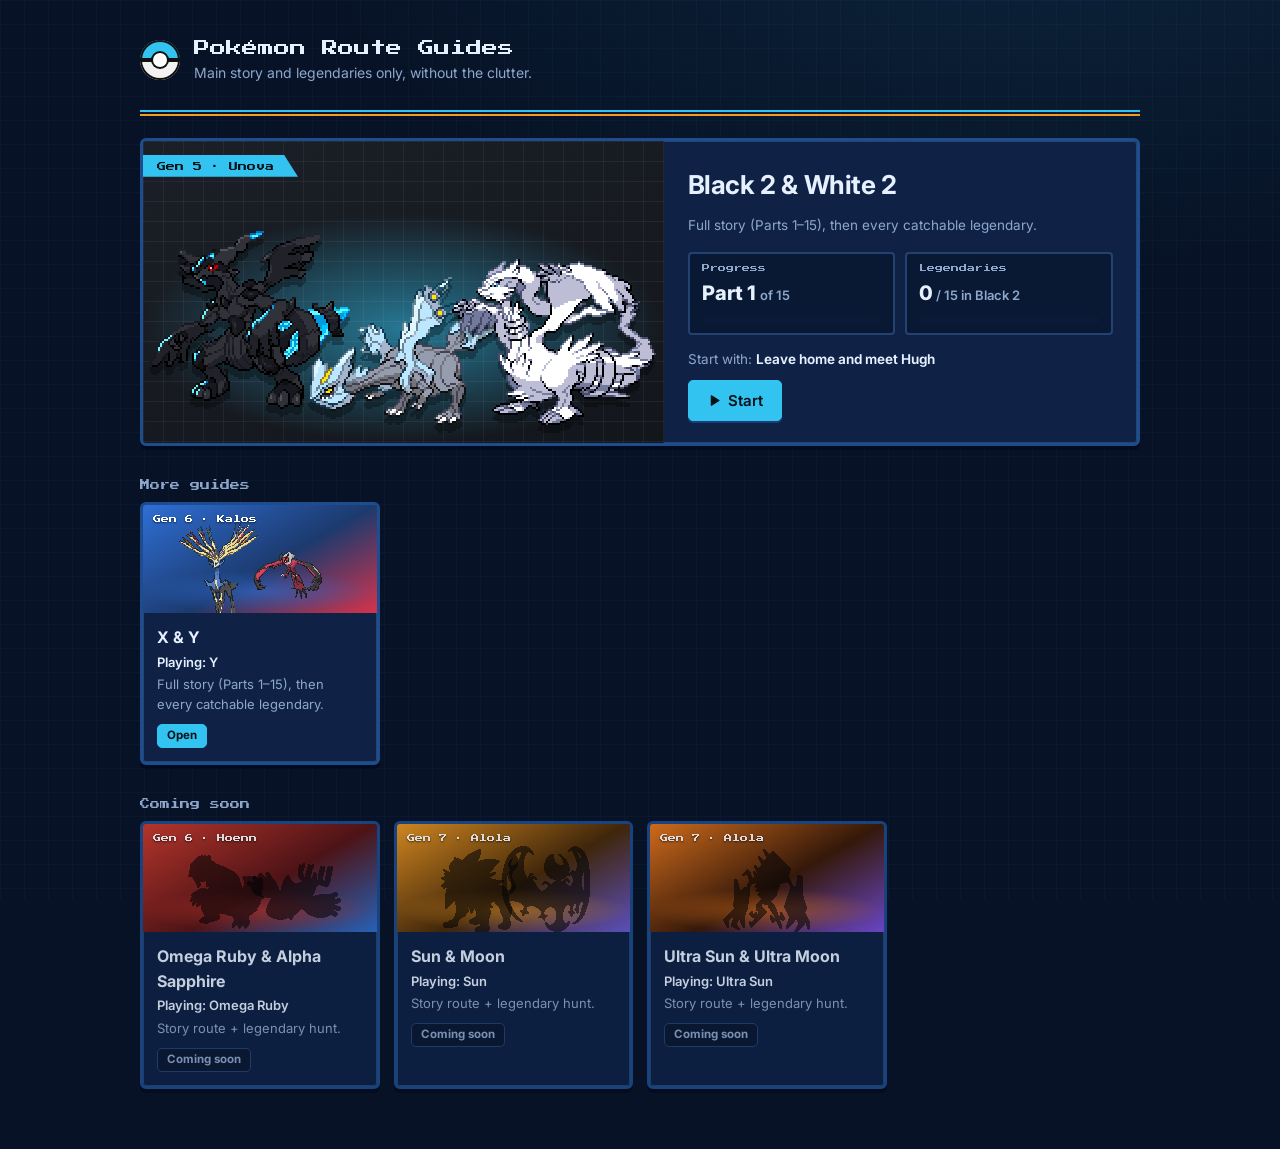
<file: index.html>
<!doctype html>
<html lang="en">
<head>
<meta charset="utf-8">
<meta name="viewport" content="width=device-width, initial-scale=1">
<title>Pokémon Route Guides</title>
<link href="https://fonts.googleapis.com/css2?family=Inter:wght@400;500;600;700;800&family=Press+Start+2P&display=swap" rel="stylesheet">
<link rel="stylesheet" href="css/style.css?v=22">
<script src="js/readfont.js?v=22"></script>
</head>
<body class="hub" data-mode="dark" data-skin="gen5">
<header class="hub-head">
  <span class="ball" aria-hidden="true"></span>
  <div>
    <h1>Pokémon Route Guides</h1>
    <p class="sub">Main story and legendaries only, without the clutter.</p>
  </div>
</header>
<main class="hub-main">
  <div class="trim hub-trim"></div>
  <div id="hero"></div>
  <div id="others"></div>
</main>
<script src="js/icons.js?v=22"></script>
<script src="games/registry.js?v=22"></script>
<script>
  if ("serviceWorker" in navigator && location.protocol.startsWith("http")) navigator.serviceWorker.register("sw.js").catch(() => {});
  (() => {
    const esc = (s) => String(s).replace(/[&<>"]/g, (c) => ({ "&": "&amp;", "<": "&lt;", ">": "&gt;", '"': "&quot;" }[c]));
    let last = null, dark = null;
    try { last = localStorage.getItem("pg.lastGame"); dark = localStorage.getItem("pg.dark"); } catch {}
    if (dark === "0") document.body.dataset.mode = "light"; // the guides' Dark mode switch
    const ready = GAMES.filter((g) => g.status === "ready");
    // The hero is the guide you're playing: the last one you opened, else the first ready one.
    const hero = ready.find((g) => g.id === last) || ready[0];
    const colors = (g) => `--c0:${g.colors[0]};--c1:${g.colors[1]};--c2:${g.colors[2]}`;
    const art = (g) => (g.art || []).map((src) => `<img src="${src}" alt="" loading="lazy">`).join("");

    const card = (g) => {
      const on = g.status === "ready";
      const inner = `
        <div class="hub-art" style="${colors(g)}">${art(g)}<span>Gen ${g.gen} · ${g.region}</span></div>
        <div class="hub-body">
          <h2>${esc(g.title)}</h2>
          ${g.playing ? `<p class="hub-play">Playing: ${esc(g.playing)}</p>` : ""}
          <p>${esc(g.blurb)}</p>
          <span class="hub-tag ${on ? "on" : ""}">${on ? "Open" : "Coming soon"}</span>
        </div>`;
      return on ? `<a class="hub-card" href="guide.html?game=${g.id}">${inner}</a>` : `<div class="hub-card soon">${inner}</div>`;
    };
    const rest = GAMES.filter((g) => g !== hero);
    const restReady = rest.filter((g) => g.status === "ready"), planned = rest.filter((g) => g.status !== "ready");
    document.getElementById("others").innerHTML =
      (restReady.length ? `<h2 class="hub-sec">More guides</h2><div class="hub-row">${restReady.map(card).join("")}</div>` : "")
      + (planned.length ? `<h2 class="hub-sec">Coming soon</h2><div class="hub-row">${planned.map(card).join("")}</div>` : "");
    if (!hero) return;

    // Hero: the guide's own data gives the parts and legendaries; progress comes from the same
    // localStorage keys the guide uses (pg.<id>.done / caught / ver / extras).
    const get = (k, d) => { try { const v = localStorage.getItem(`pg.${hero.id}.${k}`); return v == null ? d : JSON.parse(v); } catch { return d; } };
    const paint = (G) => {
      const ver = G && (G.versions.find((v) => v.id === get("ver", G.defaultVersion)) || G.versions[0]);
      if (G) {
        document.body.dataset.skin = G.skin || "gen5";
        const r = document.documentElement.style;
        r.setProperty("--accent", ver.accent); r.setProperty("--accent-2", ver.accent2); r.setProperty("--accent-ink", ver.ink);
      }
      let stats = "", where = "";
      if (G) {
        const done = new Set(get("done", [])), caught = new Set(get("caught", [])), extras = get("extras", false);
        const starter = get("starter", G.starter?.options[0][0]);
        const pick = (s) => String(s).replace(/\{([^{}|]*)\|([^{}]*)\}/g, (_, a, b) => (ver === G.versions[0] ? a : b))
          .replace(/\$\{(\w+)\}/g, (m, k) => G.starter?.slots[starter]?.[k]?.[0] || m);
        const all = G.chapters.flatMap((c) => c.steps.map((s) => ({ s, c }))).filter(({ s }) => extras || s.type !== "tip");
        const req = all.filter(({ s }) => s.type !== "tip"), nDone = req.filter(({ s }) => done.has(s.id)).length;
        let lastI = -1; all.forEach(({ s }, i) => { if (done.has(s.id)) lastI = i; });
        const next = all[lastI + 1] || all.find(({ s }) => !done.has(s.id));
        const legs = G.legends.filter((l) => (l.ver === "both" || l.ver === ver.id) && (!l.starter || l.starter === starter)), nC = legs.filter((l) => caught.has(l.id)).length;
        const main = G.chapters.filter((c) => !c.postgame);
        const partTxt = !next ? "All done" : next.c.postgame ? esc(next.c.part) : `${esc(next.c.part)} <small>of ${main.length}</small>`;
        stats = `<div class="hh-stats">
          <div class="hh-stat"><div class="k">Progress</div><div class="v">${partTxt}</div><div class="bar"><div style="width:${req.length ? (nDone / req.length) * 100 : 0}%"></div></div></div>
          <div class="hh-stat leg"><div class="k">Legendaries</div><div class="v">${nC}<small> / ${legs.length} in ${esc(ver.label)}</small></div><div class="bar"><div style="width:${legs.length ? (nC / legs.length) * 100 : 0}%"></div></div></div>
        </div>`;
        where = next ? `<p class="hh-where">${done.size ? "Up next" : "Start with"}: <b>${pick(next.s.title).replace(/<[^>]*>/g, "")}</b></p>` : "";
      }
      document.getElementById("hero").innerHTML = `
        <a class="hub-hero" href="guide.html?game=${hero.id}">
          <div class="hh-art" style="${colors(hero)}"><span class="hh-tag">Gen ${hero.gen} · ${hero.region}</span>${art(hero)}</div>
          <div class="hh-body">
            <h2>${esc(hero.title)}</h2>
            <p class="hh-play">${esc(hero.blurb)}</p>
            ${stats}${where}
            <span class="btn primary hh-go">${icon("play")}${get("done", []).length ? "Continue" : "Start"}</span>
          </div>
        </a>`;
    };
    paint(null);
    const s = document.createElement("script");
    s.src = `games/${hero.id}/data.js?v=22`;
    s.onload = () => paint(window.GAME);
    document.body.appendChild(s);
  })();
</script>
</body>
</html>
</file>
<file: css/style.css>
/* =========================================================================
   Theme: shared tokens + per-game skins.
   • Layout and components below only use the tokens, never raw colors.
   • body[data-skin] picks the game's look (GAME.skin: "gen5" for B2W2, "kalos" for X & Y).
   • body[data-mode] is light/dark (per version), and the version's accent colors arrive as
     --accent / --accent-2 / --accent-ink on <html> (GAME.versions[].accent…).
   ========================================================================= */
:root { --accent: #33c3f0; --accent-2: #1b8fd1; --accent-ink: #04121a; }
body {
  --font: Inter, system-ui, -apple-system, "Segoe UI", sans-serif;
  --pixel: "Press Start 2P", ui-monospace, monospace;   /* brand + short labels only */
  --read: 72ch;                                          /* reading line length */

  /* skin-neutral defaults (dark) */
  --bg: #0e1117; --bg-2: #151a23; --bg-art: none;
  --panel: #1a202b; --panel-2: #212836; --panel-3: #11161f;
  --line: #2c3545; --line-soft: color-mix(in srgb, var(--line) 60%, transparent);
  --frame: #2c3545; --frame-hi: transparent; --frame-w: 1px;
  --text: #e7ecf3; --muted: #95a1b3;
  --trim-a: var(--accent); --trim-b: #f39a2b;
  --r: 12px; --r-sm: 8px; --r-btn: 8px;
  --shadow: 0 6px 24px rgba(0,0,0,.35);
  --panel-shadow: var(--shadow);
  --tab-clip: none; --tab-pad: 5px 12px; --tab-r: 999px;
  --head-bg: linear-gradient(135deg, var(--panel), var(--panel-2));
  --topbar-bg: color-mix(in srgb, var(--bg) 88%, transparent);

  --t-story: #4c8dff; --t-boss: #ff5a5f; --t-legend: #ffc531; --t-key: #b07cff;
  --t-prep: #3ccf8e; --t-heal: #ff7ab8; --t-tip: #8792a3;
  --legend-ink: #2a1d00; --ok: #3ccf8e;
}

/* ---------- Gen 5 skin (B2W2): C-Gear / summary-screen panels ----------
   Deep navy panels, chunky framed borders, angled header tabs, cyan + orange trim lines. */
body[data-skin="gen5"] {
  --frame-w: 3px; --r: 6px; --r-sm: 4px; --r-btn: 5px;
  --tab-clip: polygon(0 0, calc(100% - 14px) 0, 100% 100%, 0 100%); --tab-pad: 5px 26px 5px 12px; --tab-r: 0;
}
body[data-skin="gen5"][data-mode="dark"] {
  --bg: #071226; --bg-2: #0b1a36;
  --bg-art:
    linear-gradient(rgba(64,140,255,.045) 1px, transparent 1px) 0 0 / 24px 24px,
    linear-gradient(90deg, rgba(64,140,255,.045) 1px, transparent 1px) 0 0 / 24px 24px,
    radial-gradient(1200px 600px at 80% -10%, rgba(51,195,240,.10), transparent 60%);
  --panel: #0f2246; --panel-2: #132b57; --panel-3: #0a1933;
  --line: #234272; --frame: #1d4c8f; --frame-hi: rgba(120,190,255,.22);
  --text: #e6f0ff; --muted: #8ea7cc;
  --trim-a: var(--accent); --trim-b: #f39a2b;
  --shadow: 0 8px 24px rgba(0,6,20,.55);
  --panel-shadow: inset 0 0 0 1px var(--frame-hi), 0 4px 0 rgba(0,8,24,.55);
  --head-bg: linear-gradient(180deg, #16326a 0, #0f2246 46px);
  --topbar-bg: color-mix(in srgb, #06101f 92%, transparent);
}
body[data-skin="gen5"][data-mode="light"] {
  --bg: #dfe6f0; --bg-2: #d2dbe8;
  --bg-art:
    linear-gradient(rgba(40,80,140,.06) 1px, transparent 1px) 0 0 / 24px 24px,
    linear-gradient(90deg, rgba(40,80,140,.06) 1px, transparent 1px) 0 0 / 24px 24px;
  --panel: #fbfdff; --panel-2: #eef3fa; --panel-3: #e6edf6;
  --line: #c3cfdf; --frame: #8ea3c2; --frame-hi: #ffffff;
  --text: #15233c; --muted: #5d6c85;
  --trim-a: var(--accent); --trim-b: #2a8fd8;
  --shadow: 0 6px 18px rgba(30,50,90,.14);
  --panel-shadow: inset 0 0 0 1px var(--frame-hi), 0 4px 0 rgba(60,80,120,.22);
  --head-bg: linear-gradient(180deg, #e3ebf6 0, #fbfdff 46px);
  --topbar-bg: color-mix(in srgb, #eef3f9 92%, transparent);
  --t-story: #2f6fe0; --t-boss: #d93a40; --t-legend: #c98a00; --t-key: #8a4fe0;
  --t-prep: #1e9e66; --t-heal: #d4458a; --t-tip: #7d8594; --ok: #1e9e66;
}

/* ---------- Kalos skin (X & Y): sleek and modern ----------
   Thin hairline borders, soft rounded glass panels, a single slim accent line. */
body[data-skin="kalos"] {
  --frame-w: 1px; --r: 16px; --r-sm: 10px; --r-btn: 999px;
  --tab-clip: none; --tab-pad: 4px 12px; --tab-r: 999px;
}
body[data-skin="kalos"][data-mode="dark"] {
  --bg: #0c0f16; --bg-2: #141924;
  --bg-art: radial-gradient(900px 500px at 85% -10%, color-mix(in srgb, var(--accent) 22%, transparent), transparent 65%),
    radial-gradient(700px 500px at -10% 110%, color-mix(in srgb, var(--accent-2) 16%, transparent), transparent 60%);
  --panel: rgba(28,34,48,.82); --panel-2: rgba(38,46,64,.85); --panel-3: rgba(18,22,32,.9);
  --line: rgba(255,255,255,.09); --frame: rgba(255,255,255,.10); --frame-hi: transparent;
  --text: #eef1f7; --muted: #9aa3b5;
  --trim-a: var(--accent); --trim-b: transparent;
  --shadow: 0 12px 32px rgba(0,0,0,.4);
  --panel-shadow: 0 1px 0 rgba(255,255,255,.04) inset, 0 10px 30px rgba(0,0,0,.28);
  --head-bg: linear-gradient(135deg, color-mix(in srgb, var(--accent) 14%, rgba(28,34,48,.9)), rgba(28,34,48,.86) 55%);
  --topbar-bg: rgba(12,15,22,.78);
}
body[data-skin="kalos"][data-mode="light"] {
  --bg: #f5f6f9; --bg-2: #eceef3;
  --bg-art: radial-gradient(900px 500px at 85% -10%, color-mix(in srgb, var(--accent) 16%, transparent), transparent 65%),
    radial-gradient(700px 500px at -10% 110%, color-mix(in srgb, var(--accent-2) 10%, transparent), transparent 60%);
  --panel: rgba(255,255,255,.88); --panel-2: rgba(246,247,250,.95); --panel-3: #eef0f4;
  --line: rgba(20,30,50,.10); --frame: rgba(20,30,50,.10); --frame-hi: transparent;
  --text: #171b24; --muted: #646c7c;
  --trim-a: var(--accent); --trim-b: transparent;
  --shadow: 0 10px 28px rgba(20,30,60,.10);
  --panel-shadow: 0 8px 24px rgba(20,30,60,.07);
  --head-bg: linear-gradient(135deg, color-mix(in srgb, var(--accent) 10%, #fff), #fff 55%);
  --topbar-bg: rgba(245,246,249,.82);
  --t-story: #2f6fe0; --t-boss: #d93a40; --t-legend: #c98a00; --t-key: #8a4fe0;
  --t-prep: #1e9e66; --t-heal: #d4458a; --t-tip: #7d8594; --ok: #1e9e66;
}

/* ---------- Base ---------- */
* { box-sizing: border-box; }
html { scroll-behavior: smooth; scroll-padding-top: 110px; }
body {
  margin: 0; color: var(--text); background: var(--bg-art), var(--bg); background-attachment: fixed;
  font: 15px/1.55 var(--font); transition: background-color .25s, color .25s; overflow-x: clip;
}
a { color: var(--accent); }
b { font-weight: 650; }
.ic { width: 1.15em; height: 1.15em; flex: none; vertical-align: -0.2em; }
[hidden] { display: none !important; }

/* shared framed panel look */
.panel-frame, .ch-head, .tracker .panel, .boss, .sync-dlg, .menu, .hub-card, .hub-hero {
  background: var(--panel); border: var(--frame-w) solid var(--frame); border-radius: var(--r);
  box-shadow: var(--panel-shadow);
}
body[data-skin="kalos"] :is(.ch-head, .tracker .panel, .menu, .sync-dlg, .boss) { backdrop-filter: blur(14px); }

/* two-line trim (Gen 5: cyan over orange) */
.trim, .topbar::after, .ch-head::after {
  content: ""; display: block; height: 6px;
  background: linear-gradient(var(--trim-a) 0 2px, transparent 2px 4px, var(--trim-b) 4px 6px);
}
body[data-skin="kalos"] :is(.topbar, .ch-head)::after { height: 2px; background: linear-gradient(90deg, var(--accent), var(--accent-2) 60%, transparent); }

/* buttons */
.btn {
  display: inline-flex; align-items: center; gap: 6px;
  background: var(--panel-2); color: var(--text); border: 1px solid var(--line); border-radius: var(--r-btn);
  padding: 6px 11px; font: 600 13px var(--font); cursor: pointer; text-decoration: none; white-space: nowrap;
  box-shadow: 0 2px 0 color-mix(in srgb, var(--frame) 70%, transparent);
}
.btn:hover { border-color: var(--accent); color: var(--text); }
.btn:active { transform: translateY(1px); box-shadow: none; }
.btn .ic { width: 15px; height: 15px; }
.btn.ib { padding: 6px; }
.btn.primary { background: var(--accent); color: var(--accent-ink); border-color: var(--accent); }
body[data-skin="kalos"] .btn { box-shadow: none; }

/* ---------- Top bar ---------- */
.topbar {
  position: sticky; top: 0; z-index: 20;
  display: flex; align-items: center; gap: 10px 18px;
  padding: 10px 20px; background: var(--topbar-bg); backdrop-filter: blur(10px);
}
.topbar::after { position: absolute; left: 0; right: 0; bottom: -6px; }
body[data-skin="kalos"] .topbar::after { bottom: 0; }
.brand { display: flex; align-items: center; gap: 12px; margin-right: auto; min-width: 0; }
.brand-txt { min-width: 0; }
.brand h1 { font: 12px/1.4 var(--pixel); margin: 0; letter-spacing: .5px; white-space: nowrap; overflow: hidden; text-overflow: ellipsis; }
.brand .sub { margin: 3px 0 0; color: var(--muted); font-size: 12px; white-space: nowrap; overflow: hidden; text-overflow: ellipsis; }
.ball {
  display: block; width: 30px; height: 30px; border-radius: 50%; flex: none; position: relative;
  background: linear-gradient(var(--accent) 0 46%, #111 46% 54%, #f2f2f2 54%);
  box-shadow: inset 0 0 0 2px #111;
}
.ball::after { content: ""; position: absolute; inset: 10px; border-radius: 50%; background: #fff; box-shadow: 0 0 0 2px #111; }
.controls { display: flex; align-items: center; gap: 8px; flex: none; }
.seg { display: inline-flex; border: 2px solid var(--frame); border-radius: var(--r-btn); padding: 2px; background: var(--panel-3); }
.seg button {
  border: 0; background: transparent; color: var(--muted); font: 700 13px var(--font);
  padding: 5px 12px; border-radius: calc(var(--r-btn) - 2px); cursor: pointer; white-space: nowrap;
}
.seg button.on { background: var(--accent); color: var(--accent-ink); }
.sel { font-size: 12.5px; color: var(--muted); display: inline-flex; align-items: center; gap: 6px; }
.sel select {
  background: var(--panel-2); color: var(--text); border: 1px solid var(--line); border-radius: var(--r-btn);
  padding: 5px 8px; font: 600 13px var(--font);
}
.progress { position: absolute; left: 0; right: 0; bottom: -6px; height: 2px; z-index: 1; }
body[data-skin="kalos"] .progress { bottom: 0; }
.progress .bar { height: 100%; width: 0; background: #fff; box-shadow: 0 0 6px var(--accent); transition: width .3s; opacity: .9; }
body[data-mode="light"] .progress .bar { background: var(--text); }

/* View menu (popover) */
.menu-wrap { position: relative; }
.menu-btn .dot, .menu .sync-btn .dot { width: 8px; height: 8px; border-radius: 50%; background: var(--muted); display: inline-block; }
.menu-btn .dot { display: none; }
.menu-btn[data-sync="ok"] .dot, .menu-btn[data-sync="pending"] .dot, .menu-btn[data-sync="syncing"] .dot,
.menu-btn[data-sync="error"] .dot, .menu-btn[data-sync="offline"] .dot { display: inline-block; }
.menu-btn[data-sync="ok"] .dot { background: var(--ok); }
.menu-btn[data-sync="pending"] .dot, .menu-btn[data-sync="syncing"] .dot { background: var(--t-legend); animation: pulse 1s infinite; }
.menu-btn[data-sync="error"] .dot { background: var(--t-boss); }
.menu-btn[data-sync="offline"] .dot { background: transparent; box-shadow: inset 0 0 0 2px var(--t-legend); }
.menu {
  position: absolute; right: 0; top: calc(100% + 10px); z-index: 40; width: 280px; padding: 8px;
  display: flex; flex-direction: column; gap: 2px; background: var(--panel);
}
.menu-h { font: 9px var(--pixel); color: var(--accent); padding: 6px 8px 4px; }
.menu-sep { height: 1px; background: var(--line); margin: 6px 4px; }
.menu-item {
  display: grid; grid-template-columns: 20px 1fr auto; align-items: center; gap: 4px 10px; width: 100%;
  padding: 8px; border: 0; border-radius: var(--r-sm); background: none; color: var(--text);
  font: 600 13.5px var(--font); text-align: left; cursor: pointer; text-decoration: none;
}
.menu-item:hover { background: var(--panel-2); }
.menu-item small, .menu-sub { display: block; color: var(--muted); font-weight: 500; font-size: 12px; }
.menu-item .ic { width: 17px; height: 17px; justify-self: center; }
.menu-item input { accent-color: var(--accent); width: 16px; height: 16px; margin: 0; justify-self: center; }
.font-pick { cursor: default; grid-template-columns: 20px 1fr; }
.font-pick .aa { font: 700 14px var(--font); justify-self: center; color: var(--accent); }
.font-pick select {
  grid-column: 2; margin-top: 2px; padding: 5px 8px; border-radius: var(--r-sm); width: 100%;
  font: 600 13px var(--font); color: var(--text); background: var(--panel-2); border: 1px solid var(--line);
}
.menu .sync-btn .menu-sub { grid-column: 2 / 4; margin-top: -4px; }
.menu .sync-btn[data-state="ok"] .dot { background: var(--ok); }
.menu .sync-btn[data-state="pending"] .dot, .menu .sync-btn[data-state="syncing"] .dot { background: var(--t-legend); animation: pulse 1s infinite; }
.menu .sync-btn[data-state="error"] .dot { background: var(--t-boss); }
.menu .sync-btn[data-state="offline"] .dot { background: transparent; box-shadow: inset 0 0 0 2px var(--t-legend); }
.sync-btn.offline-ready .lbl::after { /* every map saved for offline */
  content: ""; display: inline-block; width: 12px; height: 12px; margin-left: 6px; vertical-align: -1px; opacity: .7;
  background: currentColor; -webkit-mask: var(--ic-download) center / contain no-repeat; mask: var(--ic-download) center / contain no-repeat;
}

/* ---------- Layout ---------- */
.layout {
  display: grid; grid-template-columns: 250px minmax(0, 1fr) 310px; gap: 24px;
  max-width: 1500px; margin: 0 auto; padding: 22px 24px;
}
@media (min-width: 1600px) {
  .layout { grid-template-columns: 280px minmax(0, 1fr) 340px; max-width: 1760px; gap: 32px; }
  body { font-size: 15.5px; }
}
.sidebar, .tracker { position: sticky; top: 84px; align-self: start; max-height: calc(100vh - 100px); overflow: auto; scrollbar-width: thin; }

/* Sidebar nav */
.nav-group { font: 9px var(--pixel); color: var(--muted); margin: 16px 8px 8px; letter-spacing: .5px; }
.nav-group:first-child { margin-top: 2px; }
.nav-item {
  display: grid; grid-template-columns: 24px 1fr; gap: 8px; align-items: start; position: relative;
  padding: 8px 10px 8px 8px; border-radius: var(--r-sm); border: 2px solid transparent; margin-bottom: 2px;
}
.nav-item:hover { background: color-mix(in srgb, var(--panel) 80%, transparent); }
.nav-item.active { background: var(--panel); border-color: var(--frame); box-shadow: inset 4px 0 0 var(--accent); }
body[data-skin="kalos"] .nav-item.active { border-color: transparent; box-shadow: inset 3px 0 0 var(--accent); }
.nav-link { color: var(--text); text-decoration: none; display: block; min-width: 0; }
.nav-item .np { font: 8px var(--pixel); color: var(--accent); }
.nav-item .nt { display: block; font-weight: 650; font-size: 13.5px; margin-top: 3px; line-height: 1.3; }
.nav-item .na { display: block; font-size: 11.5px; color: var(--muted); line-height: 1.35; margin-top: 2px; }
.nav-item .nc { display: block; font-size: 12px; color: var(--muted); margin-top: 2px; }
.nav-item .nc .stars { color: var(--t-legend); }
.nav-item .nc .stars .ic { width: 11px; height: 11px; vertical-align: -1px; }
.pcheck {
  width: 22px; height: 22px; border-radius: 50%; border: 2px solid var(--muted); background: transparent;
  color: transparent; cursor: pointer; display: grid; place-items: center; margin-top: 2px; padding: 0;
}
.pcheck .ic { width: 13px; height: 13px; stroke-width: 3; }
.pcheck:hover { border-color: var(--accent); color: var(--accent); }
.nav-item.complete .pcheck { background: var(--ok); border-color: var(--ok); color: var(--panel); }
.nav-item.complete .nt { color: var(--muted); }

/* step-type key */
.key { display: flex; flex-wrap: wrap; gap: 4px 10px; margin: 16px 8px 0; }
.key .tag { font-size: 11px; }

/* ---------- Part (chapter) ---------- */
.chapter { margin-bottom: 36px; }
.chapter.collapsed { margin-bottom: 12px; }
.chapter.collapsed > :not(.ch-head) { display: none; }
.chapter.collapsed .ch-head { margin-bottom: 0; }
.chapter.collapsed :is(.ch-areas, .ch-meta, .ch-intro, .more) { display: none; }
.chapter.collapsed .ch-head h2 { font-size: 17px; margin: 6px 0 0; }
.ch-head { padding: 0 20px 16px; margin-bottom: 8px; position: relative; overflow: hidden; background: var(--head-bg); }
.ch-head::after { position: absolute; left: 0; right: 0; bottom: 0; }
.ch-head::before { /* soft glow in the corner: accent, or the gym leader's type color */
  content: ""; position: absolute; right: -50px; top: -60px; width: 200px; height: 200px; border-radius: 50%; pointer-events: none;
  background: radial-gradient(circle, color-mix(in srgb, var(--gym, var(--accent)) 28%, transparent), transparent 70%);
}
.ch-tabs { display: flex; align-items: center; gap: 10px; margin: 0 0 0 -20px; }
.ch-part {
  font: 10px/1 var(--pixel); color: var(--accent-ink); background: var(--accent);
  padding: 8px 30px 7px 20px; clip-path: var(--tab-clip); border-radius: 0 0 var(--tab-r) 0;
}
.chapter.has-gym .ch-part { background: linear-gradient(90deg, var(--accent) 70%, var(--gym)); }
body[data-skin="kalos"] .ch-tabs { margin: 16px 0 0; }
body[data-skin="kalos"] .ch-part { border-radius: 999px; padding: 6px 12px; font-size: 9px; }
.ch-count { color: var(--muted); font: 700 12px var(--font); }
.ch-head h2 { margin: 10px 0 2px; font-size: 22px; letter-spacing: -.3px; padding-right: 44px; line-height: 1.25; }
.ch-areas { color: var(--muted); font-size: 13px; }
.ch-meta { display: flex; flex-wrap: wrap; gap: 6px; margin-top: 10px; }
.chip {
  display: inline-flex; align-items: center; gap: 5px; font-size: 12px; font-weight: 650;
  padding: 3px 9px; border-radius: var(--r-btn); background: var(--panel-3); border: 1px solid var(--line); color: var(--text);
}
.chip .ic { width: 13px; height: 13px; }
.leg-chip .ic { color: var(--t-legend); }
.chapter.has-gym .ch-head { border-color: color-mix(in srgb, var(--gym) 55%, var(--frame)); }
.chapter.has-gym .ch-head::after { background: linear-gradient(var(--trim-a) 0 2px, transparent 2px 4px, var(--gym) 4px 6px); }
body[data-skin="kalos"] .chapter.has-gym .ch-head::after { background: linear-gradient(90deg, var(--accent), var(--gym)); }
.gym-chip { border-color: var(--gym, var(--line)); background: color-mix(in srgb, var(--gym, var(--panel-3)) 18%, var(--panel-3)); }
.gym-chip .ic { color: var(--gym, var(--accent)); }
.ch-intro { margin: 10px 0 0; color: var(--muted); font-size: 14px; max-width: var(--read); }
.ch-toggle {
  position: absolute; right: 12px; top: 10px; z-index: 1; width: 32px; height: 32px; border-radius: var(--r-btn);
  border: 1px solid var(--line); background: var(--panel-2); color: var(--text); cursor: pointer;
  display: grid; place-items: center; transition: transform .2s;
}
.ch-toggle:hover { border-color: var(--accent); }
.chapter.collapsed .ch-toggle { transform: rotate(-90deg); }
.postgame-banner {
  display: flex; gap: 12px; align-items: center;
  margin: 8px 0 20px; padding: 12px 16px; border-radius: var(--r); font-weight: 600;
  background: color-mix(in srgb, var(--t-legend) 14%, var(--panel)); border: 2px dashed var(--t-legend);
}
.postgame-banner > .ic { color: var(--t-legend); width: 24px; height: 24px; }

/* "More on Bulbapedia" */
.more { margin-top: 12px; font-size: 13px; position: relative; }
.more summary { cursor: pointer; color: var(--muted); font-weight: 600; list-style: none; display: inline-flex; align-items: center; gap: 6px; }
.more summary::-webkit-details-marker { display: none; }
.more .more-chev { transform: rotate(-90deg); transition: transform .15s; }
.more[open] .more-chev { transform: none; }
.more summary:hover { color: var(--accent); }
.more-group { display: flex; flex-wrap: wrap; gap: 6px; margin-top: 10px; }
.more-group a {
  font-size: 12px; padding: 3px 9px; border-radius: var(--r-btn); text-decoration: none;
  background: var(--panel-3); border: 1px solid var(--line); color: var(--text);
}
.more-group a:hover { border-color: var(--accent); color: var(--accent); }
.more-group a.more-part { font-weight: 700; background: color-mix(in srgb, var(--accent) 15%, var(--panel)); display: inline-flex; gap: 5px; align-items: center; }
.more-group a .ic { width: 12px; height: 12px; }

/* ---------- Location subheader ---------- */
.lg { margin: 18px 0 2px; }
.lg-row { display: flex; align-items: center; gap: 12px; flex-wrap: wrap; }
.lg-thumb {
  width: 64px; height: 40px; flex: none; padding: 0; overflow: hidden; cursor: pointer; display: grid; place-items: center;
  border: 2px solid var(--frame); border-radius: var(--r-sm); background: var(--panel-3); color: var(--muted);
}
.lg-thumb img { width: 100%; height: 100%; object-fit: cover; display: block; }
.lg-thumb:hover { border-color: var(--accent); }
.lg-thumb.none { cursor: default; }
.lg-name { margin: 0; font-size: 15px; font-weight: 750; letter-spacing: .1px; margin-right: auto; min-width: 0; }
.lg-actions { display: flex; flex-wrap: wrap; gap: 6px; }
.lg-actions .btn { padding: 4px 9px; font-size: 12.5px; }
.lg .mini-slot { margin-left: 76px; }
.lg .mini-slot:empty { display: none; }

/* ---------- Steps: quiet list rows ---------- */
.step {
  --tc: var(--t-story);
  display: grid; grid-template-columns: 26px minmax(0, 1fr); gap: 12px;
  margin-left: 31px; padding: 10px 6px 10px 18px;
  border-left: 2px solid var(--line); position: relative;
}
.step::before { /* tick joining the step to the location rail */
  content: ""; position: absolute; left: -2px; top: 22px; width: 10px; height: 2px; background: var(--line);
}
.step + .step .s-main { border-top: 1px solid var(--line-soft); padding-top: 10px; margin-top: -10px; }
.step + .step > .check { margin-top: 0; }
.step[data-type="boss"] { --tc: var(--t-boss); }
.step[data-type="legend"] { --tc: var(--t-legend); }
.step[data-type="key"] { --tc: var(--t-key); }
.step[data-type="prep"] { --tc: var(--t-prep); }
.step[data-type="heal"] { --tc: var(--t-heal); }
.step[data-type="tip"] { --tc: var(--t-tip); }
.step[data-type="tip"], .step[data-type="prep"] { font-size: 14px; }
.step[data-type="tip"] .s-title, .step[data-type="prep"] .s-title { font-size: 14.5px; font-weight: 600; color: var(--muted); }
.step[data-type="tip"] .s-body { color: var(--muted); }
body:not(.extras) .step[data-type="tip"] { display: none; }
.step.flash { animation: flash 1.2s ease; }
@keyframes flash { 0%,100% { background: transparent; } 30% { background: color-mix(in srgb, var(--accent) 18%, transparent); } }
.step.kfocus { background: color-mix(in srgb, var(--accent) 8%, transparent); box-shadow: inset 3px 0 0 var(--accent); border-radius: 0 var(--r-sm) var(--r-sm) 0; }

.check {
  width: 24px; height: 24px; border-radius: 50%; border: 2px solid color-mix(in srgb, var(--tc) 70%, var(--muted));
  background: transparent; cursor: pointer; margin-top: 1px; display: grid; place-items: center; color: transparent; padding: 0;
}
.check .ic { width: 14px; height: 14px; stroke-width: 3; }
.check:hover { background: color-mix(in srgb, var(--tc) 18%, transparent); color: color-mix(in srgb, var(--tc) 70%, transparent); }
.step.done .check { background: var(--ok); border-color: var(--ok); color: var(--panel); }
.step.done .s-body { display: none; }
/* a finished legendary step still shows its card (with the Caught stamp) when its run is opened */
.step.done[data-type="legend"] .s-body { display: block; }
.step.done[data-type="legend"] .s-body > :not(.legend-card) { display: none; }
.in-run.step[data-type="legend"] { opacity: 1; }
.step.done .s-title { text-decoration: line-through; text-decoration-color: var(--muted); color: var(--muted); }
.step.done .tag { opacity: .6; }

.s-main { min-width: 0; }
.s-top { display: flex; flex-wrap: wrap; align-items: baseline; gap: 2px 8px; }
.tag {
  display: inline-flex; align-items: center; gap: 4px; align-self: center;
  font-size: 10.5px; font-weight: 800; letter-spacing: .5px; text-transform: uppercase; color: var(--tc);
}
.tag .ic { width: 13px; height: 13px; }
.key .tag[data-k="boss"] { color: var(--t-boss); } .key .tag[data-k="legend"] { color: var(--t-legend); }
.key .tag[data-k="key"] { color: var(--t-key); } .key .tag[data-k="prep"] { color: var(--t-prep); }
.key .tag[data-k="heal"] { color: var(--t-heal); } .key .tag[data-k="tip"] { color: var(--t-tip); }
.s-title { margin: 0; font-size: 15.5px; font-weight: 700; line-height: 1.38; max-width: var(--read); flex: 1 1 260px; }
.s-body { margin-top: 4px; font-size: 14.5px; }
.s-text, .after, .use, .callout { max-width: var(--read); }
.s-body p { margin: 6px 0; }
.after { margin-top: 10px; }
.s-body ol, .s-body ul { margin: 8px 0; padding-left: 22px; }
.s-body li { margin: 6px 0; padding-left: 2px; }
.s-body li > ul { margin: 4px 0 6px; }
.s-body li > ul > li { margin: 3px 0; }
.s-body ol > li::marker { font-weight: 700; color: var(--accent); }
.s-body ul > li::marker { color: var(--muted); }
.callout {
  display: flex; gap: 8px; align-items: flex-start;
  margin-top: 10px; padding: 8px 12px; border-radius: var(--r-sm); font-size: 13.5px;
  background: color-mix(in srgb, var(--t-legend) 12%, var(--panel-2)); border-left: 3px solid var(--t-legend);
}
.callout > .ic { color: var(--t-legend); margin-top: 3px; width: 14px; height: 14px; }
.s-actions { display: flex; flex-wrap: wrap; gap: 6px; margin-top: 8px; }
.s-actions .btn { padding: 4px 9px; font-size: 12.5px; }
.s-actions .btn.ib { padding: 4px 6px; }
.btn.wt { color: var(--muted); }
.s-top > .btn.wt { align-self: flex-start; padding: 3px 5px; box-shadow: none; background: none; border-color: transparent; margin-left: auto; }
.s-top > .btn.wt:hover { border-color: var(--line); }
.btn.wt:hover { color: var(--accent); }

/* Runs of finished steps fold into one row */
.folded { display: none !important; }
.done-run {
  display: flex; align-items: center; gap: 10px; width: calc(100% - 31px); margin: 4px 0 4px 31px;
  padding: 8px 12px 8px 18px; border: 0; border-left: 2px solid var(--line); background: none; color: var(--muted);
  font: 600 13px var(--font); text-align: left; cursor: pointer;
}
.done-run:hover { color: var(--text); background: color-mix(in srgb, var(--panel) 60%, transparent); }
.dr-check { width: 22px; height: 22px; border-radius: 50%; background: var(--ok); color: var(--panel); display: grid; place-items: center; flex: none; margin-left: -2px; }
.dr-check .ic { width: 13px; height: 13px; stroke-width: 3; }
.dr-n { color: var(--text); flex: none; }
.dr-locs { flex: 1; min-width: 0; white-space: nowrap; overflow: hidden; text-overflow: ellipsis; font-weight: 500; }
.dr-chev { transform: rotate(-90deg); transition: transform .15s; }
.done-run.open .dr-chev { transform: none; }
.in-run.step { opacity: .7; }
body.hide-done :is(.done-run, .step.done, .lg.folded, .lg.in-run) { display: none; }

/* inline maps (region pin + location maps): drag to pan, zoom with buttons / wheel */
.minimap {
  position: relative; overflow: hidden; border-radius: var(--r-sm); margin-top: 10px; height: clamp(220px, 42vw, 380px);
  border: var(--frame-w) solid var(--frame); background: #0a2440; cursor: grab; touch-action: pan-x pan-y; user-select: none;
}
.minimap.fit { background: #000; }
.minimap.drag, .lb-stage.drag { cursor: grabbing; }
.minimap img, .lb-stage img {
  position: absolute; left: 0; top: 0; max-width: none; transform-origin: 0 0;
  user-select: none; -webkit-user-drag: none; pointer-events: none;
}
.minimap:not(.ready) img { visibility: hidden; }
.minimap.failed::before { content: "Couldn't load this map. If you're offline, it wasn't saved yet (View → Sync → Save all maps)." !important; padding: 0 20px; text-align: center; }
.minimap:not(.ready)::before {
  content: "Loading map…"; position: absolute; inset: 0; display: grid; place-items: center; color: #9ab; font-size: 13px;
}
/* The pin's tip sits exactly on its anchor point (rotated 22px box: tip is 26.5px below its top edge). */
.minimap .pin, .lb-pin { position: absolute; width: 0; height: 0; pointer-events: none; z-index: 1; }
.pin span, .lb-pin span {
  position: absolute; left: -11px; top: -26.5px; width: 22px; height: 22px; border-radius: 50% 50% 50% 0;
  transform: rotate(-45deg); background: var(--t-boss); border: 3px solid #fff; box-shadow: 0 3px 10px rgba(0,0,0,.5);
  animation: bob 1.4s ease-in-out infinite;
}
.minimap .pin::after, .lb-pin::after { /* fixed dot marking the exact spot while the marker bobs */
  content: ""; position: absolute; left: -4px; top: -4px; width: 8px; height: 8px; border-radius: 50%;
  background: #fff; border: 2px solid var(--t-boss); box-shadow: 0 0 0 2px rgba(0,0,0,.45);
}
@keyframes bob { 50% { translate: 0 -4px; } }
.minimap .cap {
  position: absolute; left: 10px; bottom: 8px; font-size: 12px; font-weight: 700; color: #fff; z-index: 2;
  background: rgba(0,0,0,.65); padding: 2px 8px; border-radius: 4px; max-width: calc(100% - 190px);
}
.mm-tools { position: absolute; right: 8px; bottom: 8px; display: flex; gap: 4px; z-index: 2; }
.mm-tools button {
  width: 32px; height: 32px; border-radius: 6px; border: 1px solid rgba(255,255,255,.25); background: rgba(0,0,0,.65);
  color: #fff; cursor: pointer; display: grid; place-items: center; padding: 0;
}
.mm-tools button .ic { width: 16px; height: 16px; }
.mm-tools button:hover { background: rgba(0,0,0,.85); border-color: var(--accent); }
.mm-hint {
  position: absolute; left: 50%; top: 8px; translate: -50% 0; z-index: 2; white-space: nowrap; max-width: calc(100% - 16px);
  overflow: hidden; text-overflow: ellipsis; font-size: 11.5px; font-weight: 600; color: #fff;
  background: rgba(0,0,0,.6); padding: 2px 8px; border-radius: 4px; pointer-events: none; transition: opacity .25s;
}
.mm-hint { opacity: 0; }
.minimap.ready:hover .mm-hint { opacity: 1; }
.minimap.engaged .mm-hint, .minimap.drag .mm-hint { opacity: 0; }
@media (pointer: coarse) { .minimap .mm-hint { opacity: 1; } .minimap { cursor: zoom-in; } }

/* place names linked inside step text */
.xref {
  font: inherit; color: inherit; background: none; border: 0; padding: 0; cursor: pointer;
  text-decoration: underline dotted color-mix(in srgb, var(--accent) 70%, transparent); text-underline-offset: 3px;
}
.xref::after {
  content: ""; display: inline-block; width: .8em; height: .8em; margin-left: 3px; vertical-align: -.05em;
  background: var(--accent); -webkit-mask: var(--ic-pin) center / contain no-repeat; mask: var(--ic-pin) center / contain no-repeat;
}
.xref[data-kind="map"]::after { -webkit-mask-image: var(--ic-map); mask-image: var(--ic-map); }
.xref:hover { color: var(--accent); }

/* ---------- Battle: framed "VS" panel ---------- */
.boss { margin-top: 10px; padding: 0 0 12px; overflow: hidden; max-width: 760px; }
.vs-head {
  display: flex; align-items: center; gap: 10px; flex-wrap: wrap; padding: 0 12px 0 0;
  background: linear-gradient(90deg, color-mix(in srgb, var(--t-boss) 24%, var(--panel-2)), var(--panel-2) 70%);
  border-bottom: 2px solid color-mix(in srgb, var(--t-boss) 50%, var(--frame));
}
.vs {
  font: 12px/1 var(--pixel); color: #fff; background: var(--t-boss); padding: 9px 22px 8px 12px;
  clip-path: polygon(0 0, 100% 0, calc(100% - 10px) 100%, 0 100%); text-shadow: 1px 1px 0 rgba(0,0,0,.35);
}
body[data-skin="kalos"] .vs { clip-path: none; border-radius: 0 999px 999px 0; padding-right: 14px; }
.vs-head .who { font-weight: 750; font-size: 14.5px; }
.vs-head .rw { margin-left: auto; color: var(--muted); font-weight: 600; font-size: 12.5px; display: inline-flex; gap: 5px; align-items: center; }
.vs-head .rw .ic { color: var(--t-legend); }
.rv-note { font-size: 12px; color: var(--muted); padding: 6px 12px 0; }
.team { display: flex; flex-wrap: wrap; gap: 8px; margin: 10px 12px; }
.mon {
  display: flex; flex-direction: column; align-items: center; width: 104px; padding: 4px 4px 7px;
  background: var(--panel-3); border: 2px solid var(--line); border-radius: var(--r-sm); text-align: center; cursor: pointer;
}
.mon:hover { border-color: var(--accent); }
.mon-spr { height: 84px; width: 100%; display: flex; align-items: flex-end; justify-content: center; }
/* Sprites: never smoothed, never scaled by a fraction. The animated .gif is tightly cropped; the
   still .png fallback is 96px with ~16px of transparent padding, so it's cropped back. */
.sp { image-rendering: pixelated; image-rendering: crisp-edges; max-width: none; display: block; }
.sp { image-rendering: pixelated; }
.mon-spr .sp.png { width: 96px; height: 96px; margin: -10px -4px -8px; }
.mon .mn { font-size: 12px; font-weight: 750; line-height: 1.2; margin-top: 2px; }
.mon .ml { font-size: 11px; color: var(--muted); }
.mon .mi { font-size: 10px; color: var(--muted); font-style: italic; }
.types { display: flex; gap: 3px; flex-wrap: wrap; justify-content: center; margin-top: 3px; }
.ty { font-size: 9.5px; font-weight: 800; letter-spacing: .3px; color: #fff; padding: 1px 5px; border-radius: 3px; text-transform: uppercase; text-shadow: 0 1px 1px rgba(0,0,0,.35); border: 0; font-family: var(--font); }
.use { font-size: 13.5px; padding: 0 12px; }
.use b.lbl { color: var(--t-boss); text-transform: uppercase; font-size: 11px; letter-spacing: .5px; margin-right: 4px; }

/* Kalos (Gen 6) sprites are 3D renders of very different sizes, not pixel art: scale them smoothly
   to fit the frame (never up) instead of pixel-doubling. */
body[data-skin="kalos"] .sp { image-rendering: auto; }
body[data-skin="kalos"] .mon-spr .sp, body[data-skin="kalos"] .mon-spr .sp.png { width: auto; height: auto; max-width: 100px; max-height: 84px; margin: 0; object-fit: contain; }
body[data-skin="kalos"] .tt-head img { width: auto; height: auto; max-width: 96px; max-height: 96px; margin: 0; image-rendering: auto; }

/* ---------- Legendary encounter: the showpiece ---------- */
.step[data-type="legend"] { padding-top: 14px; padding-bottom: 14px; }
.step[data-type="legend"] .s-title { font-size: 17px; }
.legend-card {
  display: grid; grid-template-columns: 236px minmax(0, 1fr); gap: 18px; align-items: center;
  margin-top: 10px; padding: 12px 16px 12px 12px; max-width: 760px; position: relative; overflow: hidden;
  border-radius: var(--r); border: var(--frame-w) solid color-mix(in srgb, var(--aura) 55%, var(--frame));
  background: linear-gradient(110deg, color-mix(in srgb, var(--aura) 16%, var(--panel)), var(--panel) 55%);
  box-shadow: var(--panel-shadow);
}
.lc-stage {
  height: 210px; display: grid; place-items: center; position: relative; border-radius: var(--r-sm);
  background:
    radial-gradient(closest-side, color-mix(in srgb, var(--aura) 55%, transparent), color-mix(in srgb, var(--aura-2) 25%, transparent) 60%, transparent),
    repeating-conic-gradient(from 0deg at 50% 55%, color-mix(in srgb, var(--aura) 10%, transparent) 0 8deg, transparent 8deg 20deg);
}
.lc-stage::after { /* ground shadow */
  content: ""; position: absolute; left: 22%; right: 22%; bottom: 16px; height: 14px; border-radius: 50%;
  background: radial-gradient(closest-side, rgba(0,0,0,.35), transparent); z-index: 0;
}
.lc-stage .sp { zoom: 2; position: relative; z-index: 1; }
.lc-stage .sp.png { width: 96px; height: 96px; margin: -14px; }
body[data-skin="kalos"] .lc-stage .sp, body[data-skin="kalos"] .lc-stage .sp.png { zoom: 1; width: auto; height: auto; max-width: 220px; max-height: 190px; margin: 0; }
.stamp {
  position: absolute; right: 8px; top: 10px; z-index: 2; transform: rotate(-12deg);
  display: inline-flex; align-items: center; gap: 5px;
  font: 11px/1 var(--pixel); color: var(--ok); text-transform: uppercase; padding: 7px 9px 6px;
  border: 3px double var(--ok); border-radius: 4px; background: color-mix(in srgb, var(--panel) 80%, transparent);
  box-shadow: 0 2px 10px rgba(0,0,0,.25);
}
.stamp .ic { width: 13px; height: 13px; stroke-width: 3; }
.legend-card.is-caught .lc-stage .sp { filter: drop-shadow(0 0 8px color-mix(in srgb, var(--aura) 60%, transparent)); }
.lc-name { display: flex; align-items: baseline; flex-wrap: wrap; gap: 8px; }
.legend-card button.ln { font: 800 22px var(--font); color: inherit; background: none; border: 0; padding: 0; cursor: pointer; letter-spacing: -.3px; }
.legend-card button.ln:hover { color: var(--accent); }
.legend-card .lv { font: 10px var(--pixel); color: var(--t-legend); }
.legend-card .types { justify-content: flex-start; margin: 4px 0 8px; }
.legend-card .types .ty { font-size: 11px; padding: 2px 8px; }
.legend-card .row { font-size: 13.5px; margin: 3px 0; }
.legend-card .row b { color: var(--muted); font-weight: 700; font-size: 11px; text-transform: uppercase; letter-spacing: .4px; margin-right: 4px; }
.legend-card .caught-btn { margin-top: 10px; }
.caught-btn.on { background: var(--ok); color: #fff; border-color: var(--ok); }

/* ---------- Legendary Dex (tracker) ---------- */
.tracker .panel { padding: 14px; margin-bottom: 14px; }
.tracker h3 { margin: 0 0 6px; font: 10px var(--pixel); color: var(--t-legend); display: flex; align-items: center; gap: 6px; }
.tracker h3 .ic { width: 14px; height: 14px; }
.tracker .count { font-size: 26px; font-weight: 800; }
.tracker .count small { font-size: 14px; color: var(--muted); font-weight: 600; }
.dexbar { height: 8px; border-radius: 2px; background: var(--panel-3); border: 1px solid var(--line); overflow: hidden; margin: 6px 0 10px; }
.dexbar div { height: 100%; background: linear-gradient(90deg, var(--t-legend), color-mix(in srgb, var(--t-legend) 60%, #fff)); transition: width .3s; }
.tgroup { font-size: 11px; text-transform: uppercase; letter-spacing: 1px; color: var(--muted); margin: 12px 0 4px; font-weight: 700; }
.trow { display: grid; grid-template-columns: 56px 1fr auto; align-items: center; gap: 8px; padding: 4px 6px; border-radius: var(--r-sm); cursor: pointer; }
.trow:hover { background: var(--panel-2); }
/* Dex icons: the animated sprite, shrunk to fit the whole Pokémon in the frame (sprites differ a lot
   in size, so this scales smoothly rather than cropping). */
.t-spr { width: 56px; height: 52px; display: grid; place-items: center; }
.t-spr .sp, .t-spr .sp.png { width: auto; height: auto; max-width: 56px; max-height: 52px; margin: 0; object-fit: contain; image-rendering: auto; }
.trow .tn { font-weight: 700; font-size: 13.5px; line-height: 1.2; }
.trow .tl { color: var(--muted); font-weight: 600; font-size: 11.5px; }
.trow .tw { font-size: 11.5px; color: var(--muted); line-height: 1.25; }
.trow .tw-warn { display: flex; gap: 4px; margin-top: 2px; }
.trow .tw-warn .ic { color: var(--t-legend); margin-top: 1px; }
.trow .tc { width: 22px; height: 22px; border-radius: 50%; border: 2px solid var(--t-legend); display: grid; place-items: center; color: transparent; background: none; cursor: pointer; padding: 0; }
.trow .tc .ic { width: 12px; height: 12px; stroke-width: 3; }
.trow .tc:hover { color: var(--t-legend); }
.trow.caught .tc { background: var(--ok); border-color: var(--ok); color: #fff; }
.trow:not(.caught) .t-spr img { filter: grayscale(.85) brightness(.9); }
.trow.caught .tn { color: var(--ok); }
.kit { font-size: 13px; margin: 0; padding-left: 18px; }
.kit li { margin: 3px 0; }
.nig { font-size: 12.5px; color: var(--muted); margin: 0; padding-left: 18px; }

/* ---------- Next step ---------- */
.fab {
  position: fixed; right: 22px; bottom: 22px; z-index: 15; cursor: pointer;
  display: inline-flex; align-items: center; gap: 8px;
  background: var(--accent); color: var(--accent-ink); font: 700 14px var(--font);
  padding: 12px 18px 12px 14px; border-radius: var(--r-btn); border: 3px solid color-mix(in srgb, var(--accent) 60%, #fff);
  box-shadow: 0 4px 0 color-mix(in srgb, var(--accent-2) 80%, #000), 0 10px 24px rgba(0,0,0,.3);
}
.fab:active { transform: translateY(2px); box-shadow: 0 2px 0 color-mix(in srgb, var(--accent-2) 80%, #000); }
body[data-skin="kalos"] .fab { border: 0; box-shadow: 0 10px 24px color-mix(in srgb, var(--accent) 40%, transparent); }

/* ---------- Lightbox ---------- */
.lightbox { position: fixed; inset: 0; z-index: 50; background: rgba(4,8,16,.95); display: flex; flex-direction: column; }
.lb-bar { display: flex; align-items: center; gap: 8px; padding: 8px 14px; color: #fff; background: #0c1a33; border-bottom: 2px solid var(--frame); position: relative; }
.lb-bar::after { content: ""; position: absolute; left: 0; right: 0; bottom: -8px; height: 6px; background: linear-gradient(var(--trim-a) 0 2px, transparent 2px 4px, var(--trim-b) 4px 6px); }
.lb-bar #lbTitle { font-weight: 700; margin-right: auto; min-width: 0; overflow: hidden; text-overflow: ellipsis; white-space: nowrap; }
.lb-hint { color: #9ab; font-size: 12.5px; }
@media (max-width: 1100px) { .lb-hint { display: none; } }
.lb-bar .btn { background: #15284a; color: #fff; border-color: #2c4a7c; box-shadow: none; }
.lb-stage { flex: 1; overflow: hidden; position: relative; cursor: grab; touch-action: none; user-select: none; }
.lb-pin span { left: -18px; top: -43.5px; width: 36px; height: 36px; border-width: 5px; } /* tip = top + 18 + 25.5 */
.lb-pin::after { left: -5px; top: -5px; width: 10px; height: 10px; }

/* ---------- Dialogs: Sync, Types, Keyboard ---------- */
@keyframes pulse { 50% { opacity: .3; } }
.sync-dlg {
  width: min(560px, calc(100vw - 32px)); max-height: calc(100vh - 40px); overflow: auto;
  color: var(--text); padding: 0 20px 18px;
}
.sync-dlg::backdrop { background: rgba(3,8,18,.65); }
.sd-head {
  display: flex; justify-content: space-between; align-items: center; gap: 10px;
  margin: 0 -20px 4px; padding: 10px 12px 10px 0; position: sticky; top: 0; z-index: 3;
  background: var(--panel); border-bottom: 2px solid var(--frame);
}
.sd-head h2 {
  margin: 0; font: 11px/1 var(--pixel); color: var(--accent-ink); background: var(--accent);
  padding: 9px 30px 8px 20px; clip-path: var(--tab-clip); display: flex; align-items: center; gap: 8px; white-space: nowrap;
}
body[data-skin="kalos"] .sd-head h2 { border-radius: 0 999px 999px 0; padding-right: 16px; }
.sd-head h2 .ic { width: 15px; height: 15px; }
.sd-note { color: var(--muted); margin: 10px 0 4px; font-size: 13.5px; }
.sd-sec { border-top: 1px solid var(--line); padding-top: 12px; margin-top: 12px; font-size: 14px; }
.sd-sec h3 { margin: 0 0 6px; font-size: 15px; display: flex; gap: 10px; align-items: center; flex-wrap: wrap; }
.sd-sec h4 { margin: 14px 0 6px; font-size: 13.5px; }
.sd-sec p, .sd-sec ol { margin: 6px 0; }
.sd-sec ol { padding-left: 20px; }
.sd-state { font-size: 12px; font-weight: 700; padding: 2px 8px; border-radius: var(--r-btn); background: var(--panel-3); color: var(--muted); }
.sd-state[data-state="ok"] { color: var(--ok); }
.sd-state[data-state="error"] { color: var(--t-boss); }
.sd-row { display: flex; gap: 8px; flex-wrap: wrap; margin-top: 8px; }
.sd-row input { flex: 1; min-width: 180px; }
.sd-check { display: flex; gap: 8px; align-items: flex-start; font-size: 13px; margin-top: 8px; }
.sd-check input { margin-top: 3px; width: auto !important; }
.sync-dlg input, .sync-dlg textarea {
  background: var(--panel-3); color: var(--text); border: 1px solid var(--line); border-radius: var(--r-sm); padding: 8px 10px;
  font: 13px ui-monospace, Consolas, monospace; width: 100%;
}
.sync-dlg textarea { resize: vertical; word-break: break-all; }
.sd-fine { color: var(--muted); font-size: 12.5px; }
.kbd-table { width: 100%; border-collapse: collapse; margin-top: 10px; font-size: 14px; }
.kbd-table td { padding: 6px 4px; border-top: 1px solid var(--line); }
.kbd-table td:first-child { white-space: nowrap; width: 40%; }
kbd {
  display: inline-block; min-width: 22px; padding: 1px 6px; border-radius: 4px; text-align: center;
  font: 600 12px ui-monospace, Consolas, monospace; background: var(--panel-3); border: 1px solid var(--line); border-bottom-width: 3px;
}
.menu-item kbd { color: var(--muted); }

.dex-btn { display: none !important; }
.drawer-close { display: none !important; float: right; }
.drawer-backdrop { position: fixed; inset: 0; z-index: 29; background: rgba(3,8,18,.6); }
@media (pointer: coarse) { .kbd-btn { display: none !important; } }

.foot { text-align: center; color: var(--muted); font-size: 12px; padding: 30px 20px 90px; }

/* ---------- Types panel (matchups + type chart) ---------- */
.types-dlg { width: min(720px, calc(100vw - 24px)); }
.tt-tabs { display: flex; gap: 4px; margin-right: auto; }
.tt-tabs .btn.on { background: var(--accent); color: var(--accent-ink); border-color: var(--accent); }
#ttSearch {
  width: 100%; margin-top: 14px; padding: 10px 12px; font: inherit; font-size: 15px; border-radius: var(--r-sm);
  border: 2px solid var(--frame); background: var(--panel-3); color: var(--text);
}
.tt-or { margin: 10px 0 6px; font-size: 12px; color: var(--muted); }
.tt-pick { display: flex; flex-wrap: wrap; gap: 5px; }
.tt-pick .ty { border: 2px solid transparent; cursor: pointer; font-size: 11px; padding: 3px 8px; opacity: .55; }
.tt-pick .ty.on { opacity: 1; border-color: var(--text); }
.tt-pick .ty:hover { opacity: 1; }
#ttResult { margin-top: 14px; }
.tt-empty, .tt-note { color: var(--muted); font-size: 12.5px; }
.tt-head { display: flex; align-items: center; gap: 12px; }
.tt-head img { width: 96px; height: 96px; image-rendering: pixelated; margin: -12px -8px; }
.tt-head .types { justify-content: flex-start; }
.tt-head .ty { font-size: 11px; padding: 2px 8px; }
.tt-name { font-weight: 800; font-size: 18px; }
.tt-name small { color: var(--muted); font-weight: 600; font-size: 12px; }
#ttResult h4 { margin: 14px 0 6px; font-size: 12px; text-transform: uppercase; letter-spacing: .5px; color: var(--muted); }
.tt-row { display: grid; grid-template-columns: 38px 92px 1fr; align-items: center; gap: 8px; padding: 4px 0; border-top: 1px solid var(--line); }
.tt-pills { display: flex; flex-wrap: wrap; gap: 4px; }
.tt-pills .ty { font-size: 10.5px; padding: 2px 7px; }
.tt-lbl { font-size: 12.5px; color: var(--muted); }
.tt-mult { font-weight: 800; text-align: center; border-radius: 4px; padding: 2px 0; font-size: 13px; color: #fff; }
/* Matchup rows: red = bad for this Pokémon, green = good for it */
.tt-mult.worse { background: #9f1d16; }
.tt-mult.bad { background: #d0453e; }
.tt-mult.good { background: #2e7d32; }
.tt-mult.best { background: #1b5e20; }
/* Chart cells, from the attacker's side: green = super effective, red = not very, black = no effect */
.tt-table td.m2 { background: #2e7d32; color: #fff; }
.tt-table td.m05 { background: #8a3a3a; color: #fff; }
.tt-table td.m0 { background: #111; color: #fff; }
#ttChart { margin-top: 14px; overflow: auto; max-height: 70vh; }
.tt-table { border-collapse: collapse; font-size: 11px; margin: 0 auto; }
.tt-table th, .tt-table td { border: 1px solid var(--line); width: 30px; height: 26px; text-align: center; padding: 0; }
.tt-table td { font-weight: 800; }
/* Crosshair: hover (or click to pin) highlights the whole row and column */
.tt-table td, .tt-table th { cursor: pointer; }
.tt-table td.hl { box-shadow: inset 0 0 0 999px color-mix(in srgb, var(--accent) 28%, transparent); }
.tt-table th.hl { filter: brightness(1.2); box-shadow: inset 0 0 0 2px var(--text); }
.tt-table td.hx { outline: 2px solid var(--accent); outline-offset: -2px; box-shadow: inset 0 0 0 999px color-mix(in srgb, var(--accent) 45%, transparent); }
.tt-col { background: var(--c); color: #fff; position: sticky; top: 0; z-index: 1; }
.tt-col span { display: inline-block; font-size: 9.5px; font-weight: 800; text-transform: uppercase; }
.tt-rowh { background: var(--c); color: #fff; text-align: left !important; padding: 0 6px !important; width: auto !important;
  font-size: 10.5px; text-transform: uppercase; position: sticky; left: 0; z-index: 1; }
.tt-corner { background: var(--panel); font-size: 9px; color: var(--muted); position: sticky; left: 0; top: 0; z-index: 2; width: auto !important; padding: 0 4px !important; }

/* ---------- Responsive ---------- */
@media (max-width: 1400px) { .brand .sub { display: none; } }
@media (max-width: 1180px) {
  .layout { grid-template-columns: 220px minmax(0, 1fr); }
  /* Legendary Dex becomes a slide-out drawer */
  .dex-btn, .drawer-close { display: inline-flex !important; }
  .tracker {
    position: fixed; top: 0; right: 0; bottom: 0; z-index: 30; width: min(380px, 92vw); max-height: none;
    padding: 14px; background: var(--bg); border-left: var(--frame-w) solid var(--frame); box-shadow: -10px 0 30px rgba(0,0,0,.35);
    transform: translateX(105%); transition: transform .25s ease; overflow-y: auto;
  }
  .tracker.open { transform: none; }
  body.drawer-open { overflow: hidden; }
}
@media (max-width: 1100px) { #regionBtn .bl, #typesBtn .bl, #pokedexBtn .bl, .menu-btn .bl { display: none; } }
@media (max-width: 900px) {
  .legend-card { grid-template-columns: minmax(0, 1fr); }
  .lc-stage { height: 190px; }
}
@media (max-width: 760px) {
  /* Two rows: brand + region map + Dex + menu, then the version, starter, Pokédex and Types. */
  .topbar { display: grid; grid-template-columns: auto minmax(0, 1fr) auto auto auto; gap: 8px; padding: 8px 12px; }
  .controls { display: contents; }
  .brand { grid-column: 1 / 3; grid-row: 1; overflow: hidden; }
  .dex-btn { grid-column: 4; grid-row: 1; justify-self: end; }
  .dex-btn .bl { display: none; }
  .menu-wrap { grid-column: 5; grid-row: 1; justify-self: end; }
  .seg { grid-column: 1; grid-row: 2; }
  .sel { grid-column: 2 / 4; grid-row: 2; justify-self: start; min-width: 0; }
  .sel select { max-width: 100%; }
  #regionBtn { grid-column: 3; grid-row: 1; justify-self: end; }
  #pokedexBtn { grid-column: 4; grid-row: 2; justify-self: end; }
  #typesBtn { grid-column: 5; grid-row: 2; justify-self: end; }
  #starterLabel { display: none; }
  .seg button { padding: 5px 9px; font-size: 12.5px; }
  .brand h1 { font-size: 10px; }
  .layout { grid-template-columns: minmax(0, 1fr); padding: 14px 12px; gap: 14px; }
  .ch-head { padding: 0 14px 14px; }
  .ch-tabs { margin-left: -14px; }
  .ch-head h2 { font-size: 19px; }
  .sidebar { position: static; max-height: none; display: flex; overflow-x: auto; gap: 6px; padding-bottom: 4px; }
  .sidebar .nav-group, .sidebar .key { display: none; }
  .nav-item { flex: none; width: 200px; background: var(--panel); border-color: var(--line); }
  .step { margin-left: 12px; padding-left: 12px; gap: 10px; }
  .done-run { margin-left: 12px; width: calc(100% - 12px); padding-left: 12px; }
  .lg .mini-slot { margin-left: 0; }
  .lg-actions { width: 100%; }
  .legend-card { padding: 10px; }
  .mon { width: 92px; }
  .mon-spr { height: 76px; }
  .team { margin: 10px 8px; gap: 6px; }
  .fab { right: 14px; bottom: 14px; padding: 10px 14px 10px 12px; }
  html { scroll-padding-top: 120px; }
  .menu { position: fixed; right: 12px; top: 56px; width: min(300px, calc(100vw - 24px)); }
}
@media (max-width: 420px) {
  .mon { width: calc(33.33% - 4px); }
  .mon-spr .sp { zoom: 1; }
  .vs-head .rw { margin-left: 12px; padding-bottom: 6px; }
}

/* =========================================================================
   Home page (game picker)
   ========================================================================= */
.hub-head { max-width: 1040px; margin: 0 auto; padding: 36px 20px 8px; display: flex; align-items: center; gap: 14px; }
.hub-head .ball { width: 40px; height: 40px; }
.hub-head .ball::after { inset: 13px; }
.hub-head h1 { font: 16px/1.5 var(--pixel); margin: 0; }
.hub-head .sub { color: var(--muted); margin: 2px 0 0; font-size: 14px; }
.hub-main { max-width: 1040px; margin: 0 auto; padding: 18px 20px 60px; }
.hub-trim { margin: 0 0 22px; }
.hub-hero {
  display: grid; grid-template-columns: minmax(0, 1.1fr) minmax(0, 1fr); overflow: hidden; text-decoration: none; color: var(--text);
  transition: transform .15s, border-color .15s;
}
a.hub-hero:hover { border-color: var(--accent); transform: translateY(-2px); }
.hh-art {
  position: relative; min-height: 260px; display: flex; align-items: flex-end; justify-content: center; gap: 0; padding: 24px 16px 18px;
  background:
    radial-gradient(closest-side at 50% 62%, color-mix(in srgb, var(--c1) 55%, transparent), transparent),
    linear-gradient(160deg, var(--c0), color-mix(in srgb, var(--c0) 70%, #000));
  overflow: hidden;
}
.hh-art::before { content: ""; position: absolute; inset: 0; background:
  linear-gradient(rgba(255,255,255,.05) 1px, transparent 1px) 0 0 / 20px 20px,
  linear-gradient(90deg, rgba(255,255,255,.05) 1px, transparent 1px) 0 0 / 20px 20px; }
.hh-art img { image-rendering: pixelated; position: relative; zoom: 2; margin: 0 -14px; filter: drop-shadow(0 4px 0 rgba(0,0,0,.3)); }
.hh-art img:nth-child(2) { zoom: 2; z-index: 1; margin-bottom: 8px; }
/* Gen 6 art is already large and not pixel art: show it at its own size */
body[data-skin="kalos"] .hh-art img, body[data-skin="kalos"] .hh-art img:nth-child(2) { zoom: 1; image-rendering: auto; max-height: 220px; margin: 0 -6px; }
.hh-art .hh-tag { position: absolute; left: 0; top: 14px; font: 9px/1 var(--pixel); color: var(--accent-ink); background: var(--accent); padding: 7px 24px 6px 14px; clip-path: var(--tab-clip); }
.hh-body { padding: 24px 24px 22px; display: flex; flex-direction: column; gap: 10px; }
.hh-body h2 { margin: 0; font-size: 26px; letter-spacing: -.4px; }
.hh-body .hh-play { margin: 0; color: var(--muted); font-size: 13.5px; }
.hh-stats { display: grid; grid-template-columns: 1fr 1fr; gap: 10px; margin: 6px 0 4px; }
.hh-stat { background: var(--panel-3); border: 2px solid var(--line); border-radius: var(--r-sm); padding: 10px 12px; }
.hh-stat .k { font: 8px var(--pixel); color: var(--muted); }
.hh-stat .v { font-size: 20px; font-weight: 800; margin-top: 6px; }
.hh-stat .v small { font-size: 13px; color: var(--muted); font-weight: 600; }
.hh-stat .bar { height: 6px; background: var(--bg-2); border-radius: 2px; margin-top: 8px; overflow: hidden; }
.hh-stat .bar div { height: 100%; background: var(--accent); }
.hh-stat.leg .bar div { background: var(--t-legend); }
.hh-where { font-size: 13.5px; color: var(--muted); margin: 0; }
.hh-where b { color: var(--text); }
.hh-go { align-self: flex-start; margin-top: auto; font-size: 15px; padding: 10px 18px; }
.hub-sec { font: 10px var(--pixel); color: var(--muted); margin: 34px 0 12px; }
.hub-row { display: grid; grid-template-columns: repeat(auto-fill, minmax(220px, 1fr)); gap: 14px; }
.hub-card { display: block; text-decoration: none; color: var(--text); overflow: hidden; transition: transform .15s, border-color .15s; }
a.hub-card:hover { transform: translateY(-2px); border-color: var(--accent); }
.hub-card.soon { opacity: .85; }
.hub-art {
  height: 108px; position: relative; display: flex; align-items: flex-end; justify-content: center; overflow: hidden;
  background: radial-gradient(closest-side at 50% 80%, color-mix(in srgb, var(--c1) 60%, transparent), transparent), linear-gradient(150deg, var(--c1), var(--c0) 55%, var(--c2));
}
.hub-art img { image-rendering: pixelated; max-height: 96px; margin: 0 -10px -6px; }
.hub-card.soon .hub-art img { height: 96px; max-height: none; margin: 0 -14px -8px; filter: brightness(0) opacity(.55); } /* planned: silhouettes */
.hub-art span { position: absolute; left: 10px; top: 10px; font: 8px var(--pixel); color: #fff; text-shadow: 0 1px 2px rgba(0,0,0,.6); }
.hub-body { padding: 12px 14px 14px; }
.hub-body h2 { margin: 0 0 2px; font-size: 16px; }
.hub-body p { margin: 0 0 8px; color: var(--muted); font-size: 13px; }
.hub-body .hub-play { color: var(--text); font-weight: 600; margin-bottom: 2px; }
.hub-tag { display: inline-block; font-size: 11.5px; font-weight: 700; padding: 2px 9px; border-radius: var(--r-btn); background: var(--panel-3); color: var(--muted); border: 1px solid var(--line); }
.hub-tag.on { background: var(--accent); color: var(--accent-ink); border-color: var(--accent); }
@media (max-width: 760px) {
  .hub-hero { grid-template-columns: minmax(0, 1fr); }
  .hh-art { min-height: 200px; }
  .hh-art img, .hh-art img:nth-child(2) { zoom: 1; margin: 0 -6px; }
  .hub-head { padding-top: 22px; }
  .hub-head h1 { font-size: 12px; }
}

/* ---------- Reading font (View menu → Reading font; js/readfont.js sets html[data-font]) ----------
   Only body text and buttons change; the pixel labels keep each game's look.
   The reading fonts get a little more line and letter spacing, which helps with dyslexia. */
@font-face { font-family: "OpenDyslexic"; font-style: normal; font-weight: 400; font-display: swap; src: url(../assets/fonts/opendyslexic-latin-400-normal.woff2) format("woff2"); }
@font-face { font-family: "OpenDyslexic"; font-style: normal; font-weight: 500 900; font-display: swap; src: url(../assets/fonts/opendyslexic-latin-700-normal.woff2) format("woff2"); }
@font-face { font-family: "OpenDyslexic"; font-style: italic; font-weight: 400; font-display: swap; src: url(../assets/fonts/opendyslexic-latin-400-italic.woff2) format("woff2"); }
:root[data-font="lexend"] body { --font: Lexend, Inter, system-ui, sans-serif; }
:root[data-font="atkinson"] body { --font: "Atkinson Hyperlegible", Inter, system-ui, sans-serif; }
:root[data-font="dyslexic"] body { --font: OpenDyslexic, Inter, system-ui, sans-serif; }
:root:is([data-font="lexend"], [data-font="atkinson"], [data-font="dyslexic"]) .s-body { line-height: 1.7; letter-spacing: .01em; word-spacing: .06em; }
:root:is([data-font="lexend"], [data-font="atkinson"], [data-font="dyslexic"]) .s-title { line-height: 1.45; }
/* OpenDyslexic runs wide and tall: step it down a touch so lines keep their length. */
:root[data-font="dyslexic"] .s-body { font-size: 13.5px; line-height: 1.75; }
:root[data-font="dyslexic"] .s-title { font-size: 14.5px; }

/* ---------- Pokédex panel (js/pokedex.js) ---------- */
.pokedex-dlg { width: min(780px, calc(100vw - 24px)); }
.pd-ver { display: flex; align-items: center; gap: 6px; margin-left: auto; font-size: 12px; color: var(--muted); font-weight: 700; }
.pd-ver select {
  padding: 5px 8px; border-radius: var(--r-sm); font: 600 13px var(--font);
  color: var(--text); background: var(--panel-2); border: 1px solid var(--line);
}
.pd-search { position: sticky; top: 52px; z-index: 2; background: var(--panel); padding: 12px 0 8px; }
.pd-search input {
  width: 100%; padding: 10px 12px; font: inherit; font-size: 15px; border-radius: var(--r-sm);
  border: 2px solid var(--frame); background: var(--panel-3); color: var(--text);
}
.pd-grid { display: grid; grid-template-columns: repeat(auto-fill, minmax(150px, 1fr)); gap: 8px; margin-top: 4px; }
.pd-card {
  display: grid; grid-template-columns: 48px 1fr; grid-template-rows: auto auto; align-items: center; gap: 0 6px;
  padding: 6px 8px; text-align: left; cursor: pointer; color: var(--text);
  background: var(--panel-2); border: 1px solid var(--line); border-radius: var(--r-sm); font: inherit;
}
.pd-card:hover, .pd-card:focus-visible { border-color: var(--accent); }
.pd-card img { grid-row: 1 / 3; width: 48px; height: 48px; object-fit: contain; image-rendering: pixelated; }
.pd-cn { display: flex; align-items: baseline; gap: 5px; min-width: 0; }
.pd-cn b { font-size: 13.5px; overflow: hidden; text-overflow: ellipsis; white-space: nowrap; }
.pd-cn small { color: var(--muted); font-size: 11px; }
.pd-ct { display: flex; gap: 3px; flex-wrap: wrap; }
.pd-ct .ty { font-size: 9px; padding: 1px 5px; }
.pd-more { margin: 12px auto 0; display: block; }
.pd-back { margin: 14px 0 4px; }
.pd-back .ic { transform: rotate(90deg); }
.pd-head { margin-top: 6px; }
.pd-head .pd-big { width: 96px; height: 96px; object-fit: contain; image-rendering: pixelated; }
body[data-skin="kalos"] .pd-head .pd-big { image-rendering: auto; }
.pd-jump { display: flex; flex-wrap: wrap; gap: 4px 12px; margin-top: 8px; font-size: 12.5px; }
.pd-jump a { color: var(--accent); font-weight: 600; text-decoration: none; }
.pd-jump a:hover { text-decoration: underline; }
.pd-sec { border-top: 1px solid var(--line); margin-top: 14px; padding-top: 10px; scroll-margin-top: 60px; }
.pd-sec h3 { margin: 0 0 8px; font-size: 15px; display: flex; align-items: center; gap: 10px; flex-wrap: wrap; }
.pd-types-btn { margin-left: auto; font-size: 12px; padding: 4px 9px; }
.pd-none { color: var(--muted); font-size: 13.5px; margin: 4px 0; }
.pd-link { font: inherit; color: var(--accent); background: none; border: 0; padding: 0; cursor: pointer; font-weight: 700; text-decoration: underline; }

/* evolution tree: stages left to right, branches (e.g. Eevee) stacked */
.pd-evo { overflow-x: auto; padding-bottom: 4px; }
.pd-stage { display: flex; align-items: center; gap: 6px; }
.pd-kids { display: flex; flex-direction: column; gap: 6px; }
.pd-branch { display: flex; align-items: center; gap: 6px; }
.pd-how { max-width: 170px; font-size: 12px; color: var(--muted); line-height: 1.35; display: flex; align-items: center; gap: 6px; }
.pd-arrow { font-size: 18px; color: var(--accent); font-weight: 800; }
.pd-evo-mon {
  display: flex; flex-direction: column; align-items: center; gap: 0; min-width: 76px; padding: 4px 6px 6px; cursor: pointer;
  background: var(--panel-2); border: 1px solid var(--line); border-radius: var(--r-sm); color: var(--text); font: 600 12.5px var(--font);
}
.pd-evo-mon img { width: 56px; height: 56px; object-fit: contain; image-rendering: pixelated; }
.pd-evo-mon.on { border-color: var(--accent); box-shadow: inset 0 0 0 1px var(--accent); }

/* moves + locations tables */
.pd-table { width: 100%; border-collapse: collapse; font-size: 13px; }
.pd-table th { text-align: left; font-size: 11px; text-transform: uppercase; letter-spacing: .4px; color: var(--muted); padding: 4px 6px; border-bottom: 2px solid var(--line); }
.pd-table td { padding: 5px 6px; border-bottom: 1px solid var(--line); vertical-align: top; }
.pd-table .num { text-align: right; white-space: nowrap; font-variant-numeric: tabular-nums; }
.pd-table th.num { text-align: right; }
.pd-table .ty { font-size: 9.5px; padding: 1px 6px; }
.pd-table small { display: block; color: var(--muted); font-size: 11.5px; }
.pd-loc tr:not(.pd-first) td { border-top: 0; }
.pd-loc tr.pd-first td { border-top: 1px solid var(--line); }
.pd-loc td:first-child { font-weight: 700; }
.pd-cls { font-size: 10.5px; font-weight: 800; padding: 1px 6px; border-radius: 3px; color: #fff; }
.pd-cls.pd-ph { background: #c4442c; } .pd-cls.pd-sp { background: #3a64b8; } .pd-cls.pd-st { background: #7a7f8c; }
@media (max-width: 560px) {
  .pd-moves th:nth-child(4), .pd-moves td:nth-child(4), .pd-moves th:nth-child(7), .pd-moves td:nth-child(7) { display: none; }
  .pd-ver span { display: none; }
}
</file>
